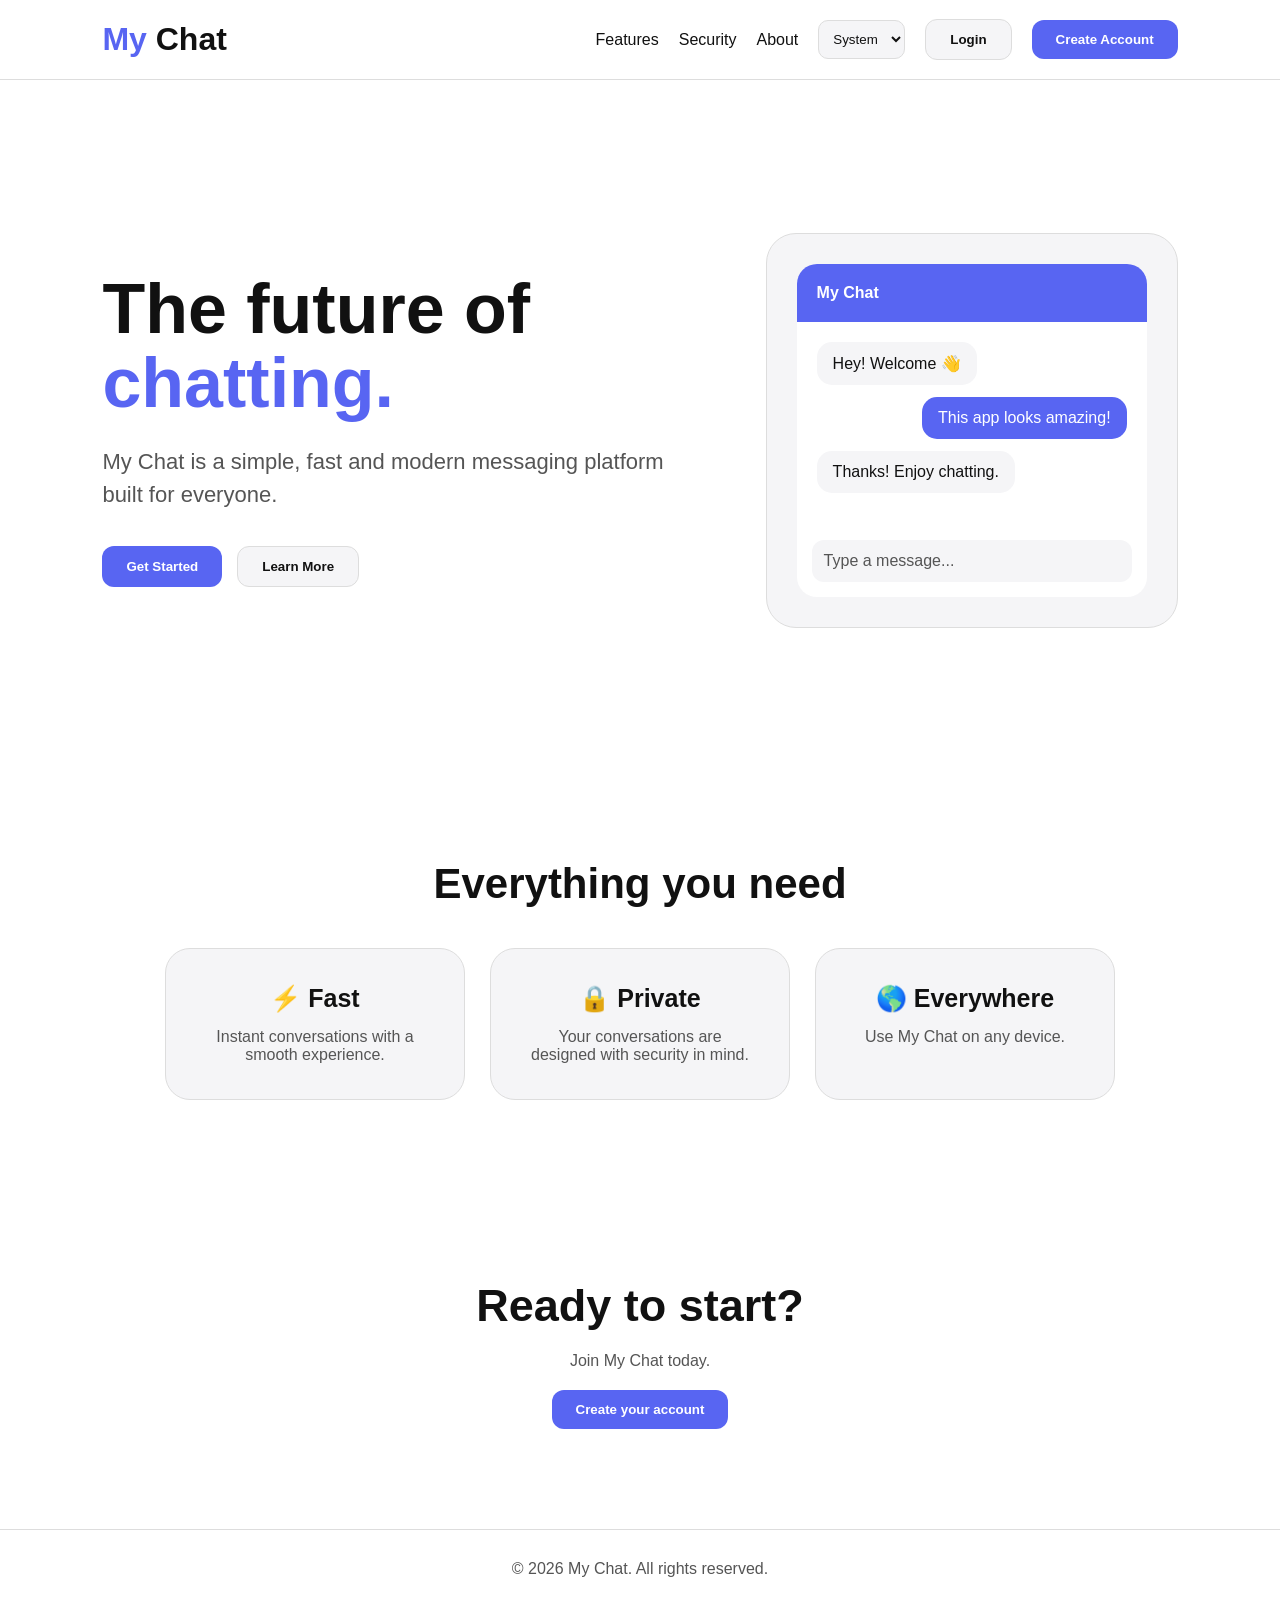
<file: index.html>
<!DOCTYPE html>
<html lang="en">

<head>

<meta charset="UTF-8">
<meta name="viewport" content="width=device-width, initial-scale=1.0">

<title>My Chat</title>

<link rel="stylesheet" href="src/style.css">

<link id="favicon" rel="icon" href="src/icons/light.ico">

</head>


<body>

<header class="navbar">

<div class="logo">
    <span>My</span> Chat
</div>


<nav>

<a href="#features">Features</a>
<a href="#security">Security</a>
<a href="#about">About</a>


<select id="themeSelect">
    <option value="system">System</option>
    <option value="light">Light</option>
    <option value="dark">Dark</option>
</select>


<button class="btn secondary">
Login
</button>


<button class="btn primary">
Create Account
</button>


</nav>

</header>




<main>


<section class="hero">


<div class="hero-content">


<h1>
The future of
<span>chatting.</span>
</h1>


<p>
My Chat is a simple, fast and modern
messaging platform built for everyone.
</p>


<div class="hero-buttons">

<button class="btn primary">
Get Started
</button>


<button class="btn secondary">
Learn More
</button>


</div>


</div>




<div class="chat-preview">


<div class="chat-window">


<div class="chat-header">
My Chat
</div>


<div class="messages">


<div class="message">
Hey! Welcome 👋
</div>


<div class="message mine">
This app looks amazing!
</div>


<div class="message">
Thanks! Enjoy chatting.
</div>


</div>


<div class="input-box">
Type a message...
</div>


</div>


</div>



</section>





<section id="features">


<h2>
Everything you need
</h2>


<div class="feature-grid">


<div class="feature">

<h3>
⚡ Fast
</h3>

<p>
Instant conversations with a smooth experience.
</p>

</div>



<div class="feature">

<h3>
🔒 Private
</h3>

<p>
Your conversations are designed with security in mind.
</p>

</div>



<div class="feature">

<h3>
🌎 Everywhere
</h3>

<p>
Use My Chat on any device.
</p>

</div>


</div>


</section>





<section class="download">


<h2>
Ready to start?
</h2>


<p>
Join My Chat today.
</p>


<button class="btn primary">
Create your account
</button>


</section>


</main>





<footer>

<p>
© 2026 My Chat. All rights reserved.
</p>

</footer>



<script src="src/theme.js"></script>
<script src="src/app.js"></script>


</body>

</html>
</file>
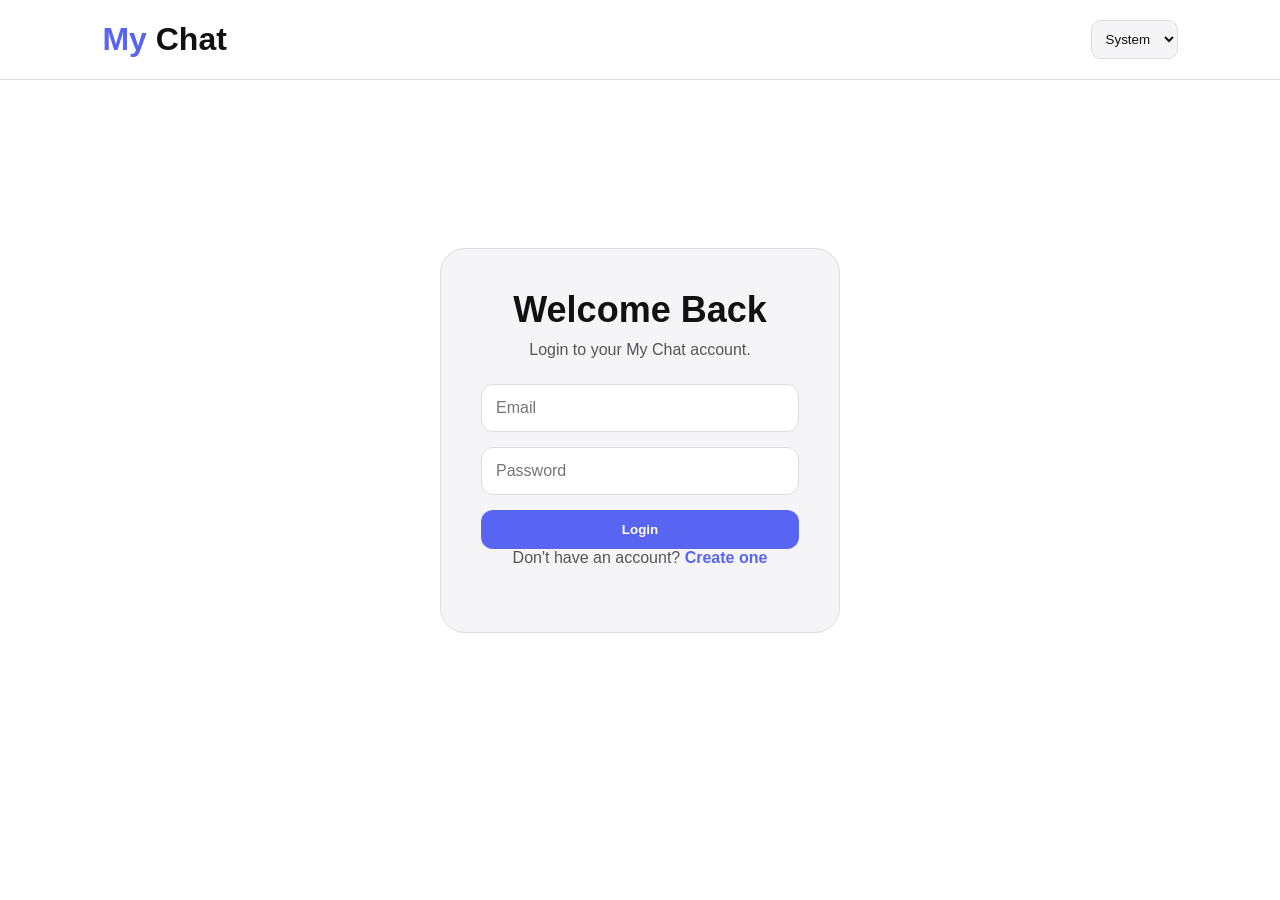
<file: login.html>
<!DOCTYPE html>
<html lang="en">

<head>

<meta charset="UTF-8">
<meta name="viewport" content="width=device-width, initial-scale=1.0">

<title>Login - My Chat</title>

<link rel="stylesheet" href="src/style.css">

<link id="favicon" rel="icon" href="src/icons/light.ico">

</head>


<body>


<header class="navbar">


<div class="logo">
<span>My</span> Chat
</div>



<select id="themeSelect">

<option value="system">
System
</option>

<option value="light">
Light
</option>

<option value="dark">
Dark
</option>

</select>


</header>





<main class="account-page">


<div class="account-box">


<h1>
Welcome Back
</h1>


<p>
Login to your My Chat account.
</p>




<form>


<input
type="email"
placeholder="Email"
required>



<input
type="password"
placeholder="Password"
required>




<button class="btn primary">

Login

</button>


</form>





<p class="switch">

Don't have an account?

<a href="register.html">
Create one
</a>


</p>



</div>


</main>




<script src="src/theme.js"></script>


</body>

</html>
</file>
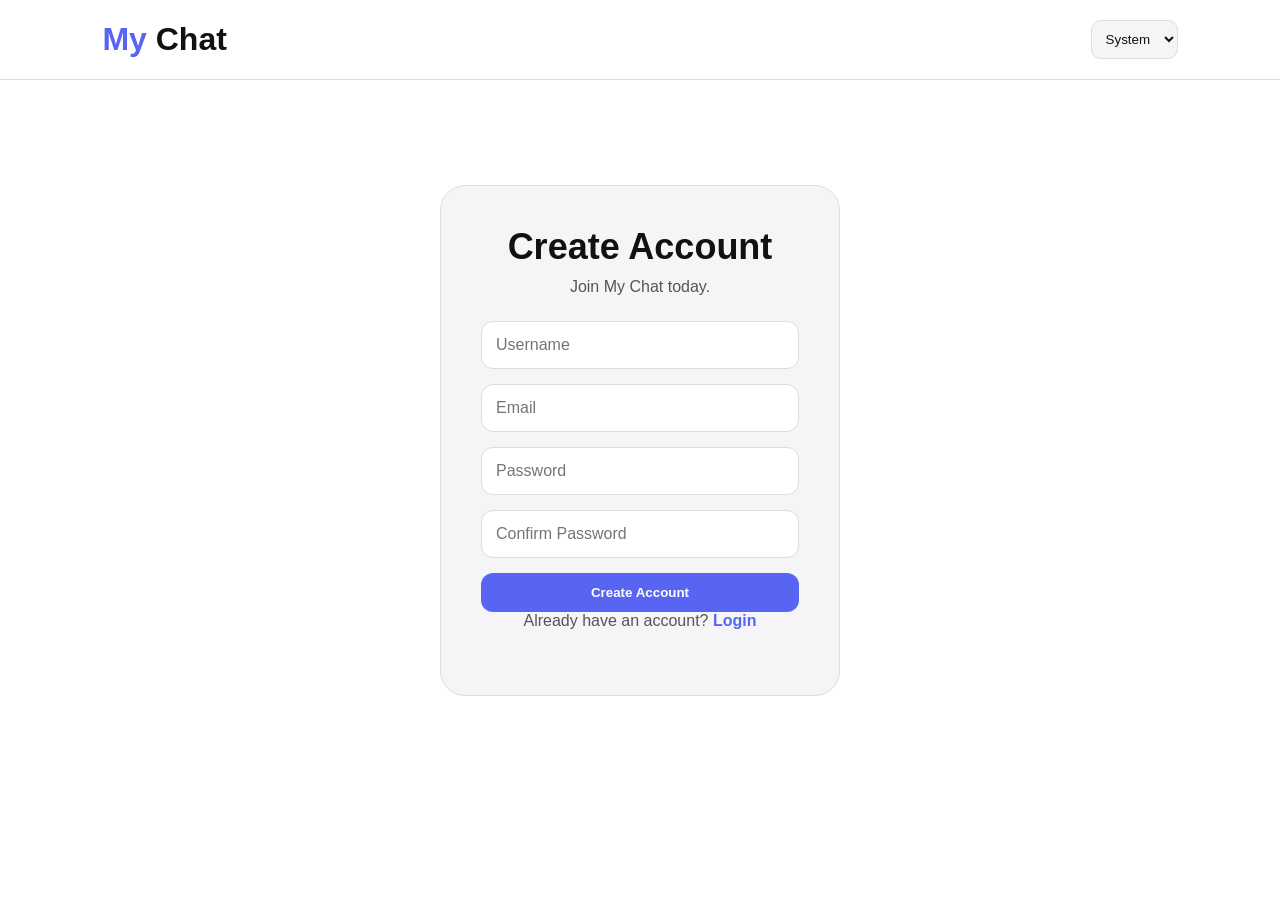
<file: register.html>
<!DOCTYPE html>
<html lang="en">

<head>

<meta charset="UTF-8">
<meta name="viewport" content="width=device-width, initial-scale=1.0">

<title>Create Account - My Chat</title>

<link rel="stylesheet" href="src/style.css">

<link id="favicon" rel="icon" href="src/icons/light.ico">

</head>


<body>


<header class="navbar">

<div class="logo">
<span>My</span> Chat
</div>


<select id="themeSelect">
<option value="system">System</option>
<option value="light">Light</option>
<option value="dark">Dark</option>
</select>

</header>




<main class="account-page">


<div class="account-box">


<h1>
Create Account
</h1>


<p>
Join My Chat today.
</p>



<form>


<input
type="text"
placeholder="Username"
required>


<input
type="email"
placeholder="Email"
required>


<input
type="password"
placeholder="Password"
required>


<input
type="password"
placeholder="Confirm Password"
required>



<button class="btn primary">
Create Account
</button>


</form>



<p class="switch">

Already have an account?

<a href="login.html">
Login
</a>

</p>


</div>


</main>



<script src="src/theme.js"></script>

</body>

</html>
</file>
<file: src/style.css>
*{
    box-sizing:border-box;
    margin:0;
    padding:0;
    font-family:Inter,Arial,sans-serif;
}


html{
    scroll-behavior:smooth;
}


/* THEMES */

:root[data-theme="light"]{

    --background:#ffffff;
    --surface:#f5f5f7;
    --text:#111111;
    --muted:#555;
    --border:#dddddd;
    --primary:#5865f2;

}


:root[data-theme="dark"]{

    --background:#09090b;
    --surface:#18181b;
    --text:#ffffff;
    --muted:#aaaaaa;
    --border:#27272a;
    --primary:#7289da;

}



body{

    background:var(--background);
    color:var(--text);

    transition:.3s;

}


/* NAVBAR */


.navbar{

    height:80px;

    display:flex;
    justify-content:space-between;
    align-items:center;

    padding:0 8%;

    border-bottom:1px solid var(--border);

}


.logo{

    font-size:32px;
    font-weight:800;

}


.logo span{

    color:var(--primary);

}



nav{

    display:flex;
    align-items:center;

    gap:20px;

}


nav a{

    color:var(--text);

    text-decoration:none;

    font-weight:500;

}



select{

    background:var(--surface);

    color:var(--text);

    border:1px solid var(--border);

    padding:10px;

    border-radius:10px;

}



/* BUTTONS */


.btn{

    border:none;

    padding:12px 24px;

    border-radius:12px;

    cursor:pointer;

    font-weight:600;

    transition:.2s;

}


.btn:hover{

    transform:translateY(-2px);

}


.primary{

    background:var(--primary);

    color:white;

}



.secondary{

    background:var(--surface);

    color:var(--text);

    border:1px solid var(--border);

}





/* HERO */


.hero{

    min-height:700px;

    padding:80px 8%;

    display:flex;

    align-items:center;

    justify-content:space-between;

    gap:60px;

}



.hero-content{

    max-width:600px;

}



.hero h1{

    font-size:70px;

    line-height:1.05;

}



.hero h1 span{

    color:var(--primary);

}



.hero p{

    margin-top:25px;

    font-size:22px;

    color:var(--muted);

    line-height:1.5;

}



.hero-buttons{

    margin-top:35px;

    display:flex;

    gap:15px;

}





/* CHAT MOCKUP */


.chat-preview{

    background:var(--surface);

    padding:30px;

    border-radius:30px;

    border:1px solid var(--border);

}



.chat-window{

    width:350px;

    background:var(--background);

    border-radius:20px;

    overflow:hidden;

}



.chat-header{

    background:var(--primary);

    color:white;

    padding:20px;

    font-weight:bold;

}



.messages{

    padding:20px;

}



.message{

    background:var(--surface);

    padding:12px 16px;

    border-radius:15px;

    margin-bottom:12px;

    width:max-content;

    max-width:80%;

}



.mine{

    margin-left:auto;

    background:var(--primary);

    color:white;

}



.input-box{

    margin:15px;

    padding:12px;

    border-radius:12px;

    background:var(--surface);

    color:var(--muted);

}





/* FEATURES */


#features{

    padding:80px 8%;

    text-align:center;

}



#features h2{

    font-size:42px;

    margin-bottom:40px;

}



.feature-grid{

    display:flex;

    justify-content:center;

    gap:25px;

    flex-wrap:wrap;

}



.feature{

    width:300px;

    padding:35px;

    background:var(--surface);

    border-radius:25px;

    border:1px solid var(--border);

}



.feature h3{

    font-size:25px;

    margin-bottom:15px;

}



.feature p{

    color:var(--muted);

}





/* DOWNLOAD */


.download{

    text-align:center;

    padding:100px 20px;

}



.download h2{

    font-size:45px;

}


.download p{

    color:var(--muted);

    margin:20px;

}





footer{

    text-align:center;

    padding:30px;

    color:var(--muted);

    border-top:1px solid var(--border);

}





/* MOBILE */


@media(max-width:900px){


    nav a{

        display:none;

    }


    .hero{

        flex-direction:column;

        text-align:center;

    }


    .hero h1{

        font-size:45px;

    }


    .hero-buttons{

        justify-content:center;

    }


    .chat-window{

        width:280px;

    }

}



.account-page{

min-height:80vh;

display:flex;

align-items:center;

justify-content:center;

padding:30px;

}



.account-box{

width:400px;

max-width:100%;

background:var(--surface);

padding:40px;

border-radius:25px;

border:1px solid var(--border);

text-align:center;

}



.account-box h1{

font-size:36px;

margin-bottom:10px;

}



.account-box p{

color:var(--muted);

margin-bottom:25px;

}



.account-box form{

display:flex;

flex-direction:column;

gap:15px;

}



.account-box input{

padding:14px;

border-radius:12px;

border:1px solid var(--border);

background:var(--background);

color:var(--text);

font-size:16px;

}



.switch a{

color:var(--primary);

text-decoration:none;

font-weight:bold;

}
</file>
